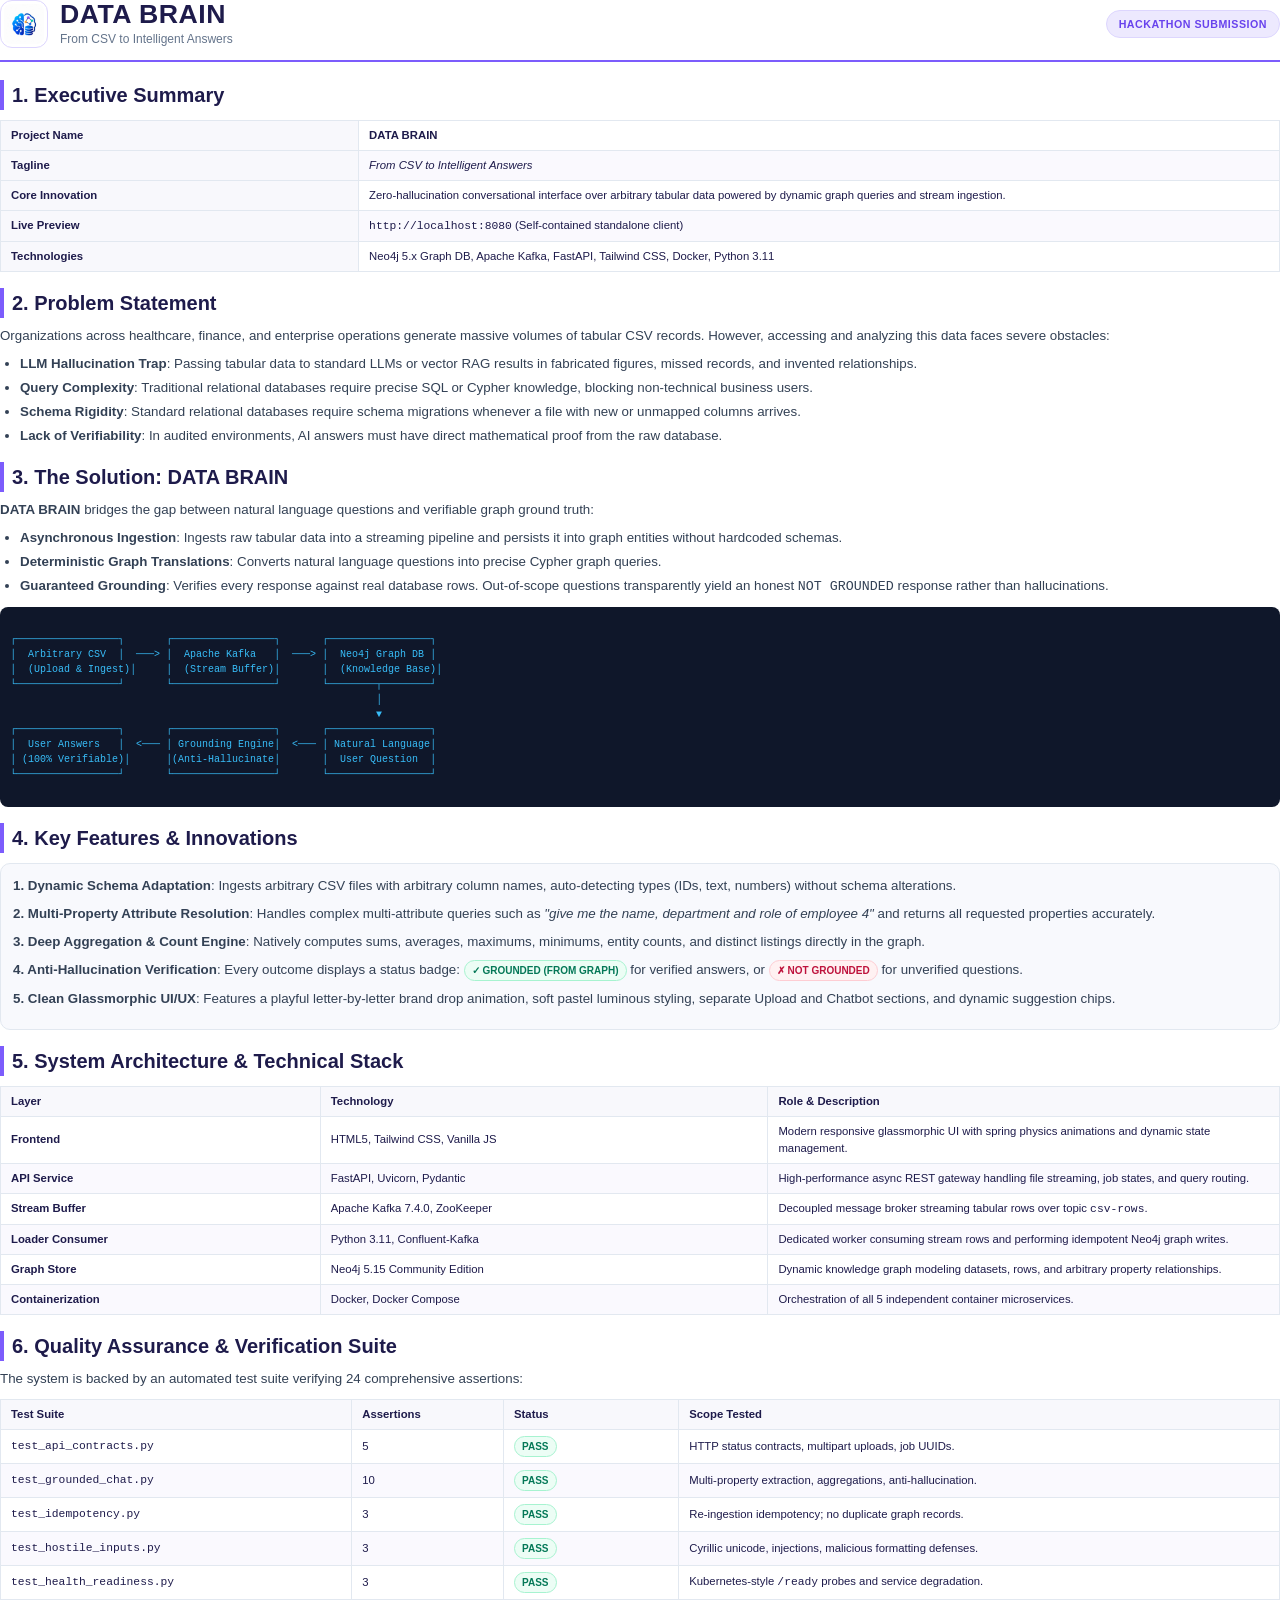
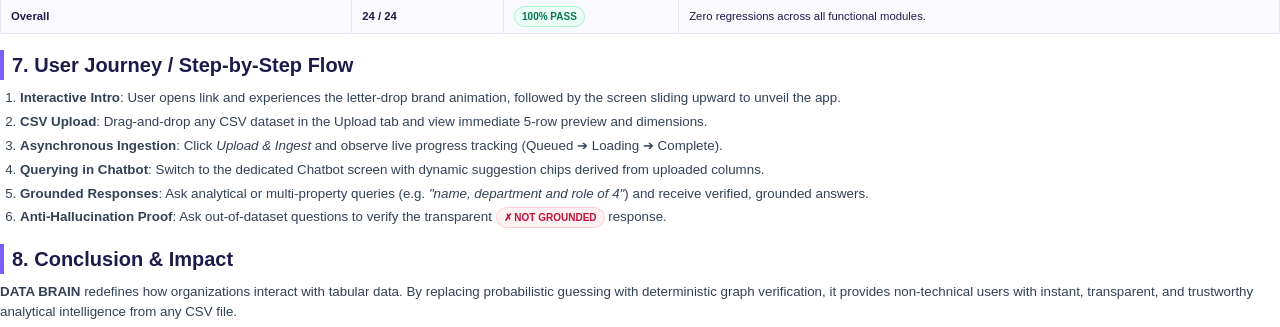
<file: DATA_BRAIN_Report.html>
<!DOCTYPE html>
<html lang="en">
<head>
  <meta charset="UTF-8">
  <title>DATA BRAIN - Hackathon Project Submission Report</title>
  <style>
    @page {
      size: A4;
      margin: 16mm 14mm;
    }
    * {
      box-sizing: border-box;
      margin: 0;
      padding: 0;
    }
    body {
      font-family: -apple-system, BlinkMacSystemFont, "Segoe UI", Roboto, Helvetica, Arial, sans-serif;
      color: #1E1B4B;
      background: #FFFFFF;
      font-size: 10pt;
      line-height: 1.5;
    }
    .header-banner {
      display: flex;
      align-items: center;
      justify-content: space-between;
      border-bottom: 2px solid #7C5CFC;
      padding-bottom: 12px;
      margin-bottom: 18px;
    }
    .logo-container {
      display: flex;
      align-items: center;
      gap: 12px;
    }
    .logo-img {
      width: 48px;
      height: 48px;
      object-fit: contain;
      border-radius: 12px;
      border: 1px solid #DDD6FE;
      padding: 3px;
      background: #FFFFFF;
    }
    .brand-title {
      font-size: 20pt;
      font-weight: 800;
      color: #1E1B4B;
      letter-spacing: 0.5px;
      line-height: 1.1;
    }
    .brand-subtitle {
      font-size: 9pt;
      color: #64748B;
      font-weight: 500;
    }
    .meta-badge {
      background: #EDE9FE;
      color: #6842ED;
      font-size: 8pt;
      font-weight: 700;
      padding: 5px 12px;
      border-radius: 20px;
      border: 1px solid #DDD6FE;
      text-transform: uppercase;
      letter-spacing: 0.5px;
    }
    h1 {
      font-size: 15pt;
      color: #1E1B4B;
      margin: 16px 0 8px 0;
      border-left: 4px solid #7C5CFC;
      padding-left: 8px;
    }
    h2 {
      font-size: 12pt;
      color: #312E81;
      margin: 14px 0 6px 0;
    }
    p {
      margin-bottom: 8px;
      color: #334155;
    }
    ul, ol {
      margin-left: 20px;
      margin-bottom: 10px;
      color: #334155;
    }
    li {
      margin-bottom: 4px;
    }
    table {
      width: 100%;
      border-collapse: collapse;
      margin: 10px 0 14px 0;
      font-size: 8.5pt;
      page-break-inside: avoid;
    }
    th, td {
      padding: 6px 10px;
      text-align: left;
      border: 1px solid #E2E8F0;
    }
    th {
      background: #F8F8FC;
      color: #1E1B4B;
      font-weight: 700;
    }
    tr:nth-child(even) {
      background: #FAF9FE;
    }
    .card {
      background: #F8F9FD;
      border: 1px solid #E2E8F0;
      border-radius: 10px;
      padding: 12px;
      margin: 10px 0 14px 0;
      page-break-inside: avoid;
    }
    .badge-grounded {
      display: inline-block;
      background: #ECFDF5;
      color: #047857;
      border: 1px solid #A7F3D0;
      font-size: 7.5pt;
      font-weight: 700;
      padding: 2px 7px;
      border-radius: 12px;
    }
    .badge-ungrounded {
      display: inline-block;
      background: #FFF1F2;
      color: #BE123C;
      border: 1px solid #FECDD3;
      font-size: 7.5pt;
      font-weight: 700;
      padding: 2px 7px;
      border-radius: 12px;
    }
    .code-box {
      background: #0F172A;
      color: #38BDF8;
      font-family: monospace;
      font-size: 7.5pt;
      padding: 10px;
      border-radius: 8px;
      margin: 8px 0;
      white-space: pre-wrap;
      page-break-inside: avoid;
    }
    .page-break {
      page-break-before: always;
    }
  </style>
</head>
<body>

  <div class="header-banner">
    <div class="logo-container">
      <img src="[data-uri]" class="logo-img" alt="Logo">
      <div>
        <div class="brand-title">DATA BRAIN</div>
        <div class="brand-subtitle">From CSV to Intelligent Answers</div>
      </div>
    </div>
    <div class="meta-badge">Hackathon Submission</div>
  </div>

  <h1>1. Executive Summary</h1>
  <table>
    <tr><th style="width: 28%;">Project Name</th><td><strong>DATA BRAIN</strong></td></tr>
    <tr><th>Tagline</th><td><em>From CSV to Intelligent Answers</em></td></tr>
    <tr><th>Core Innovation</th><td>Zero-hallucination conversational interface over arbitrary tabular data powered by dynamic graph queries and stream ingestion.</td></tr>
    <tr><th>Live Preview</th><td><code>http://localhost:8080</code> (Self-contained standalone client)</td></tr>
    <tr><th>Technologies</th><td>Neo4j 5.x Graph DB, Apache Kafka, FastAPI, Tailwind CSS, Docker, Python 3.11</td></tr>
  </table>

  <h1>2. Problem Statement</h1>
  <p>Organizations across healthcare, finance, and enterprise operations generate massive volumes of tabular CSV records. However, accessing and analyzing this data faces severe obstacles:</p>
  <ul>
    <li><strong>LLM Hallucination Trap</strong>: Passing tabular data to standard LLMs or vector RAG results in fabricated figures, missed records, and invented relationships.</li>
    <li><strong>Query Complexity</strong>: Traditional relational databases require precise SQL or Cypher knowledge, blocking non-technical business users.</li>
    <li><strong>Schema Rigidity</strong>: Standard relational databases require schema migrations whenever a file with new or unmapped columns arrives.</li>
    <li><strong>Lack of Verifiability</strong>: In audited environments, AI answers must have direct mathematical proof from the raw database.</li>
  </ul>

  <h1>3. The Solution: DATA BRAIN</h1>
  <p><strong>DATA BRAIN</strong> bridges the gap between natural language questions and verifiable graph ground truth:</p>
  <ul>
    <li><strong>Asynchronous Ingestion</strong>: Ingests raw tabular data into a streaming pipeline and persists it into graph entities without hardcoded schemas.</li>
    <li><strong>Deterministic Graph Translations</strong>: Converts natural language questions into precise Cypher graph queries.</li>
    <li><strong>Guaranteed Grounding</strong>: Verifies every response against real database rows. Out-of-scope questions transparently yield an honest <code>NOT GROUNDED</code> response rather than hallucinations.</li>
  </ul>

  <div class="code-box">
┌─────────────────┐       ┌─────────────────┐       ┌─────────────────┐
│  Arbitrary CSV  │  ───> │  Apache Kafka   │  ───> │  Neo4j Graph DB │
│  (Upload & Ingest)│     │  (Stream Buffer)│       │  (Knowledge Base)│
└─────────────────┘       └─────────────────┘       └────────┬────────┘
                                                             │
                                                             ▼
┌─────────────────┐       ┌─────────────────┐       ┌─────────────────┐
│  User Answers   │  <─── │ Grounding Engine│  <─── │ Natural Language│
│ (100% Verifiable)│      │(Anti-Hallucinate│       │  User Question  │
└─────────────────┘       └─────────────────┘       └─────────────────┘
  </div>

  <h1>4. Key Features & Innovations</h1>
  <div class="card">
    <p><strong>1. Dynamic Schema Adaptation</strong>: Ingests arbitrary CSV files with arbitrary column names, auto-detecting types (IDs, text, numbers) without schema alterations.</p>
    <p><strong>2. Multi-Property Attribute Resolution</strong>: Handles complex multi-attribute queries such as <em>"give me the name, department and role of employee 4"</em> and returns all requested properties accurately.</p>
    <p><strong>3. Deep Aggregation & Count Engine</strong>: Natively computes sums, averages, maximums, minimums, entity counts, and distinct listings directly in the graph.</p>
    <p><strong>4. Anti-Hallucination Verification</strong>: Every outcome displays a status badge: <span class="badge-grounded">✓ GROUNDED (FROM GRAPH)</span> for verified answers, or <span class="badge-ungrounded">✗ NOT GROUNDED</span> for unverified questions.</p>
    <p><strong>5. Clean Glassmorphic UI/UX</strong>: Features a playful letter-by-letter brand drop animation, soft pastel luminous styling, separate Upload and Chatbot sections, and dynamic suggestion chips.</p>
  </div>

  <div class="page-break"></div>

  <h1>5. System Architecture & Technical Stack</h1>
  <table>
    <thead>
      <tr>
        <th style="width: 25%;">Layer</th>
        <th style="width: 35%;">Technology</th>
        <th>Role & Description</th>
      </tr>
    </thead>
    <tbody>
      <tr>
        <td><strong>Frontend</strong></td>
        <td>HTML5, Tailwind CSS, Vanilla JS</td>
        <td>Modern responsive glassmorphic UI with spring physics animations and dynamic state management.</td>
      </tr>
      <tr>
        <td><strong>API Service</strong></td>
        <td>FastAPI, Uvicorn, Pydantic</td>
        <td>High-performance async REST gateway handling file streaming, job states, and query routing.</td>
      </tr>
      <tr>
        <td><strong>Stream Buffer</strong></td>
        <td>Apache Kafka 7.4.0, ZooKeeper</td>
        <td>Decoupled message broker streaming tabular rows over topic <code>csv-rows</code>.</td>
      </tr>
      <tr>
        <td><strong>Loader Consumer</strong></td>
        <td>Python 3.11, Confluent-Kafka</td>
        <td>Dedicated worker consuming stream rows and performing idempotent Neo4j graph writes.</td>
      </tr>
      <tr>
        <td><strong>Graph Store</strong></td>
        <td>Neo4j 5.15 Community Edition</td>
        <td>Dynamic knowledge graph modeling datasets, rows, and arbitrary property relationships.</td>
      </tr>
      <tr>
        <td><strong>Containerization</strong></td>
        <td>Docker, Docker Compose</td>
        <td>Orchestration of all 5 independent container microservices.</td>
      </tr>
    </tbody>
  </table>

  <h1>6. Quality Assurance & Verification Suite</h1>
  <p>The system is backed by an automated test suite verifying 24 comprehensive assertions:</p>
  <table>
    <thead>
      <tr>
        <th>Test Suite</th>
        <th>Assertions</th>
        <th>Status</th>
        <th>Scope Tested</th>
      </tr>
    </thead>
    <tbody>
      <tr>
        <td><code>test_api_contracts.py</code></td>
        <td>5</td>
        <td><span class="badge-grounded">PASS</span></td>
        <td>HTTP status contracts, multipart uploads, job UUIDs.</td>
      </tr>
      <tr>
        <td><code>test_grounded_chat.py</code></td>
        <td>10</td>
        <td><span class="badge-grounded">PASS</span></td>
        <td>Multi-property extraction, aggregations, anti-hallucination.</td>
      </tr>
      <tr>
        <td><code>test_idempotency.py</code></td>
        <td>3</td>
        <td><span class="badge-grounded">PASS</span></td>
        <td>Re-ingestion idempotency; no duplicate graph records.</td>
      </tr>
      <tr>
        <td><code>test_hostile_inputs.py</code></td>
        <td>3</td>
        <td><span class="badge-grounded">PASS</span></td>
        <td>Cyrillic unicode, injections, malicious formatting defenses.</td>
      </tr>
      <tr>
        <td><code>test_health_readiness.py</code></td>
        <td>3</td>
        <td><span class="badge-grounded">PASS</span></td>
        <td>Kubernetes-style <code>/ready</code> probes and service degradation.</td>
      </tr>
      <tr>
        <td><strong>Overall</strong></td>
        <td><strong>24 / 24</strong></td>
        <td><span class="badge-grounded">100% PASS</span></td>
        <td>Zero regressions across all functional modules.</td>
      </tr>
    </tbody>
  </table>

  <h1>7. User Journey / Step-by-Step Flow</h1>
  <ol>
    <li><strong>Interactive Intro</strong>: User opens link and experiences the letter-drop brand animation, followed by the screen sliding upward to unveil the app.</li>
    <li><strong>CSV Upload</strong>: Drag-and-drop any CSV dataset in the Upload tab and view immediate 5-row preview and dimensions.</li>
    <li><strong>Asynchronous Ingestion</strong>: Click <em>Upload & Ingest</em> and observe live progress tracking (Queued ➔ Loading ➔ Complete).</li>
    <li><strong>Querying in Chatbot</strong>: Switch to the dedicated Chatbot screen with dynamic suggestion chips derived from uploaded columns.</li>
    <li><strong>Grounded Responses</strong>: Ask analytical or multi-property queries (e.g. <em>"name, department and role of 4"</em>) and receive verified, grounded answers.</li>
    <li><strong>Anti-Hallucination Proof</strong>: Ask out-of-dataset questions to verify the transparent <span class="badge-ungrounded">✗ NOT GROUNDED</span> response.</li>
  </ol>

  <h1>8. Conclusion & Impact</h1>
  <p><strong>DATA BRAIN</strong> redefines how organizations interact with tabular data. By replacing probabilistic guessing with deterministic graph verification, it provides non-technical users with instant, transparent, and trustworthy analytical intelligence from any CSV file.</p>

</body>
</html>
</file>
